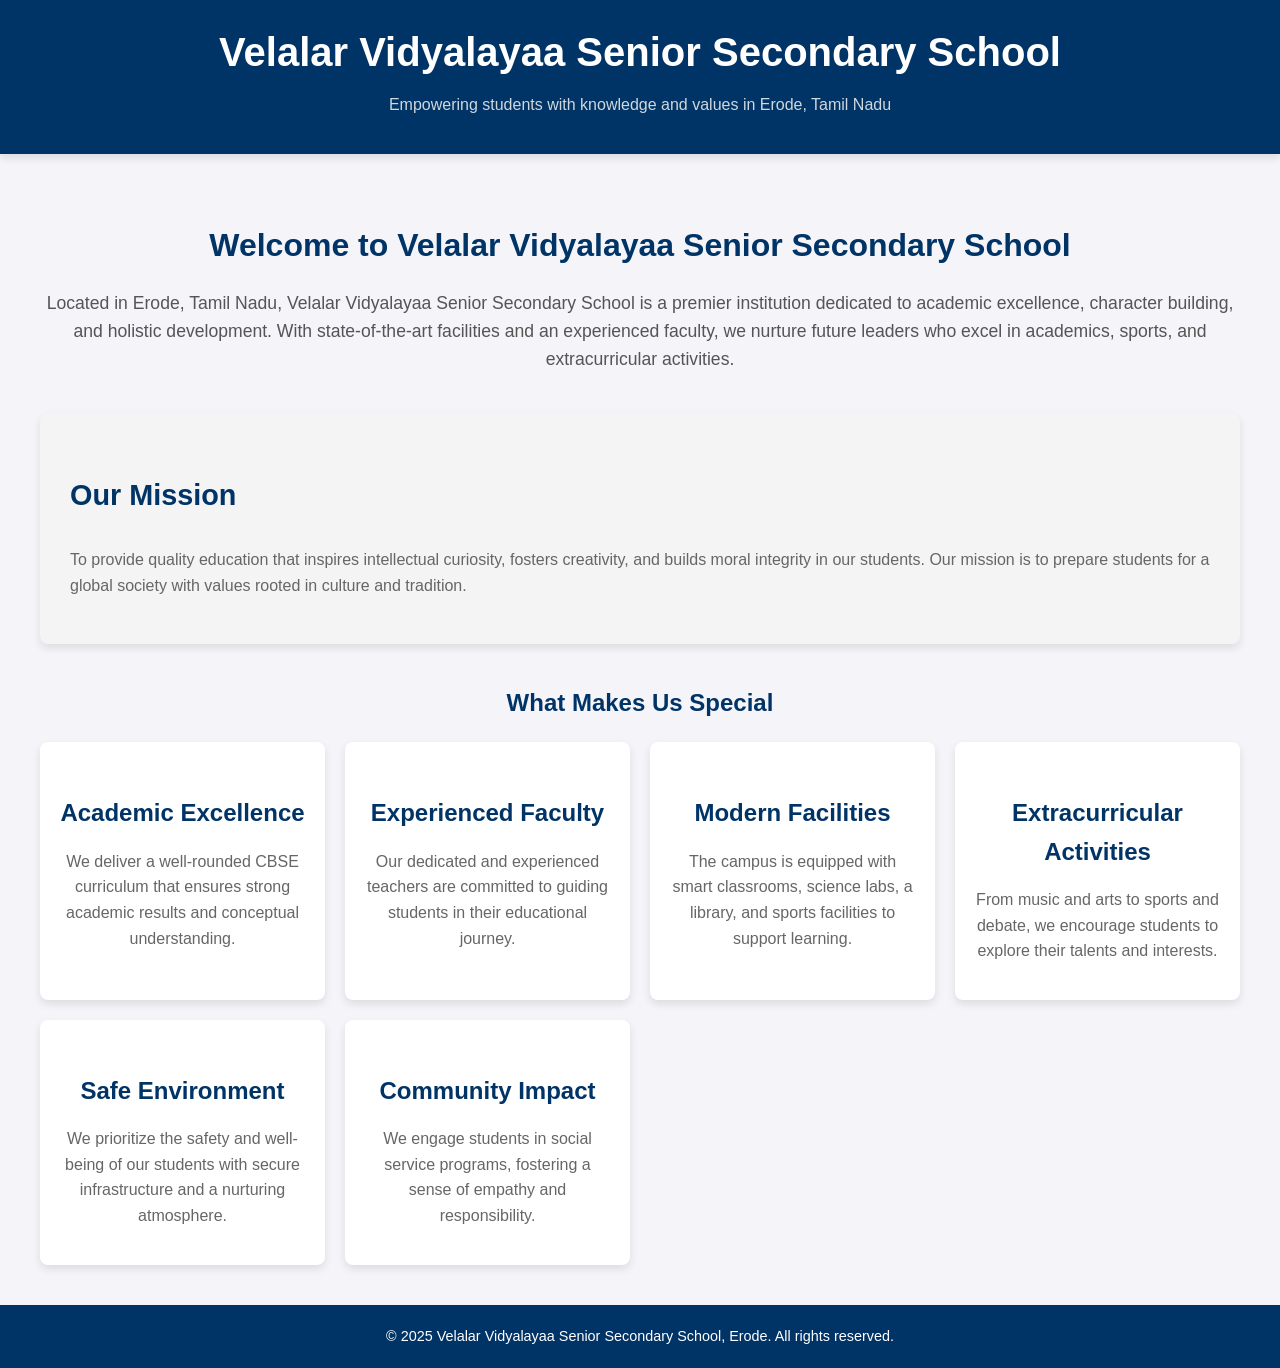
<file: Vellalar/about.html>
<!DOCTYPE html>
<html lang="en">
<head>
  <meta charset="UTF-8">
  <meta name="viewport" content="width=device-width, initial-scale=1.0">
  <title>About Velalar Vidyalayaa Senior Secondary School</title>
  <style>
    /* Base Styles */
    body {
      font-family: 'Arial', sans-serif;
      margin: 0;
      padding: 0;
      background-color: #f4f4f9;
      color: #333;
      line-height: 1.6;
    }

    a {
      text-decoration: none;
      color: inherit;
    }

    /* Header Section */
    header {
      background-color: #003366;
      color: white;
      padding: 20px 0;
      text-align: center;
      box-shadow: 0 4px 8px rgba(0, 0, 0, 0.1);
    }

    header h1 {
      margin: 0;
      font-size: 2.5rem;
    }

    header p {
      font-size: 1rem;
      color: #cfd8dc;
      margin-top: 8px;
    }

    /* Container */
    .container {
      max-width: 1200px;
      margin: 20px auto;
      padding: 20px;
    }

    /* Introduction Section */
    .intro {
      text-align: center;
      margin-bottom: 40px;
    }

    .intro h2 {
      font-size: 2rem;
      margin-bottom: 10px;
      color: #003366;
    }

    .intro p {
      font-size: 1.1rem;
      color: #555;
    }

    /* Mission Section */
    .mission {
      background: #f4f4f4;
      padding: 30px;
      border-radius: 8px;
      box-shadow: 0 4px 8px rgba(0, 0, 0, 0.1);
      margin-bottom: 40px;
    }

    .mission h3 {
      font-size: 1.8rem;
      color: #003366;
    }

    .mission p {
      font-size: 1rem;
      color: #666;
      margin-top: 10px;
    }

    /* Features Section */
    .features-grid {
      display: grid;
      grid-template-columns: repeat(auto-fit, minmax(280px, 1fr));
      gap: 20px;
    }

    .feature-card {
      background: white;
      border-radius: 8px;
      padding: 20px;
      box-shadow: 0 4px 8px rgba(0, 0, 0, 0.1);
      text-align: center;
      transition: transform 0.3s, box-shadow 0.3s;
    }

    .feature-card:hover {
      transform: translateY(-5px);
      box-shadow: 0 10px 20px rgba(0, 0, 0, 0.15);
    }

    .feature-card h4 {
      font-size: 1.5rem;
      color: #003366;
      margin-bottom: 10px;
    }

    .feature-card p {
      font-size: 1rem;
      color: #666;
    }

    /* Footer */
    footer {
      text-align: center;
      padding: 20px;
      background: #003366;
      color: white;
      font-size: 0.9rem;
    }
  </style>
</head>
<body>
  <!-- Header -->
  <header>
    <h1>Velalar Vidyalayaa Senior Secondary School</h1>
    <p>Empowering students with knowledge and values in Erode, Tamil Nadu</p>
  </header>

  <!-- Main Content -->
  <div class="container">
    <!-- Introduction Section -->
    <section class="intro">
      <h2>Welcome to Velalar Vidyalayaa Senior Secondary School</h2>
      <p>
        Located in Erode, Tamil Nadu, Velalar Vidyalayaa Senior Secondary School is a premier institution dedicated to academic excellence, character building, and holistic development. 
        With state-of-the-art facilities and an experienced faculty, we nurture future leaders who excel in academics, sports, and extracurricular activities.
      </p>
    </section>

    <!-- Mission Section -->
    <section class="mission">
      <h3>Our Mission</h3>
      <p>
        To provide quality education that inspires intellectual curiosity, fosters creativity, and builds moral integrity in our students. 
        Our mission is to prepare students for a global society with values rooted in culture and tradition.
      </p>
    </section>

    <!-- Features Section -->
    <section class="features">
      <h2 style="text-align: center; color: #003366;">What Makes Us Special</h2>
      <div class="features-grid">
        <div class="feature-card">
          <h4>Academic Excellence</h4>
          <p>
            We deliver a well-rounded CBSE curriculum that ensures strong academic results and conceptual understanding.
          </p>
        </div>
        <div class="feature-card">
          <h4>Experienced Faculty</h4>
          <p>
            Our dedicated and experienced teachers are committed to guiding students in their educational journey.
          </p>
        </div>
        <div class="feature-card">
          <h4>Modern Facilities</h4>
          <p>
            The campus is equipped with smart classrooms, science labs, a library, and sports facilities to support learning.
          </p>
        </div>
        <div class="feature-card">
          <h4>Extracurricular Activities</h4>
          <p>
            From music and arts to sports and debate, we encourage students to explore their talents and interests.
          </p>
        </div>
        <div class="feature-card">
          <h4>Safe Environment</h4>
          <p>
            We prioritize the safety and well-being of our students with secure infrastructure and a nurturing atmosphere.
          </p>
        </div>
        <div class="feature-card">
          <h4>Community Impact</h4>
          <p>
            We engage students in social service programs, fostering a sense of empathy and responsibility.
          </p>
        </div>
      </div>
    </section>
  </div>

  <!-- Footer -->
  <footer>
    &copy; 2025 Velalar Vidyalayaa Senior Secondary School, Erode. All rights reserved.
  </footer>
</body>
</html>
</file>
